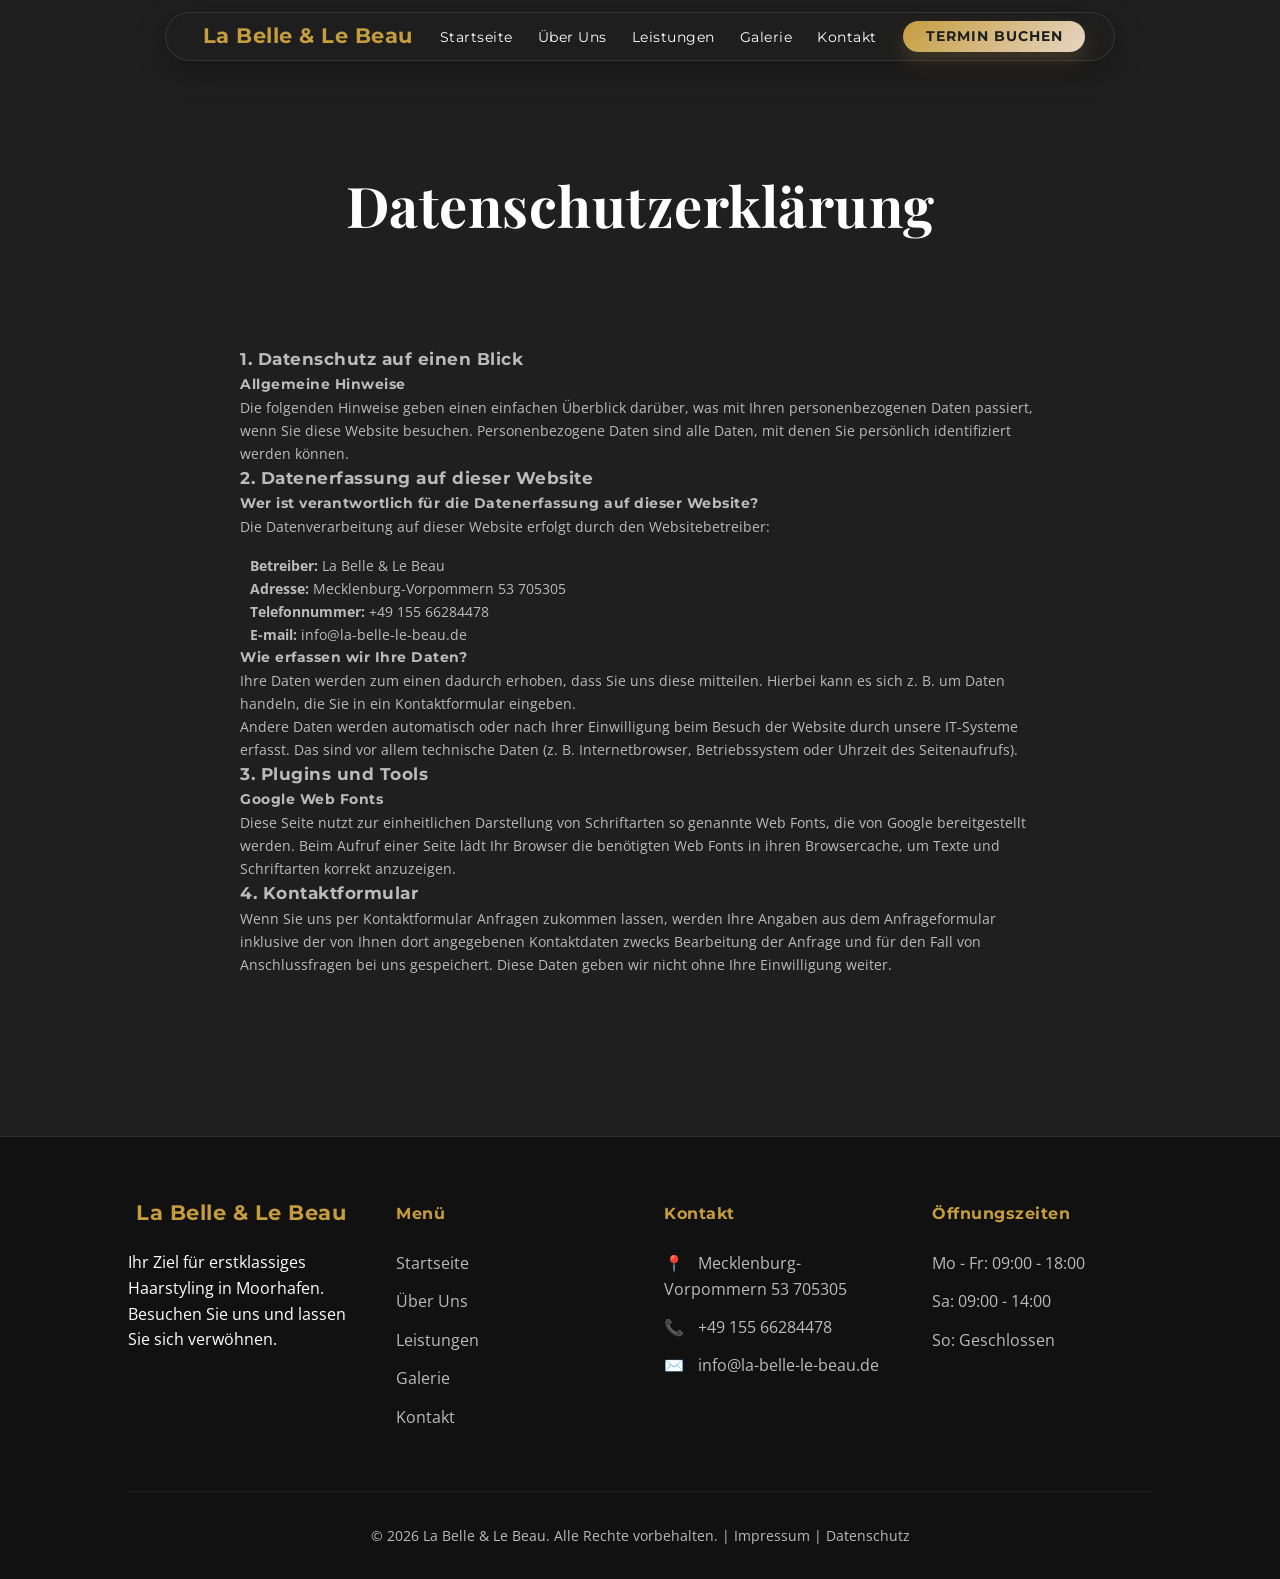
<file: datenschutz.html>
<!DOCTYPE html>
<html lang="de">

<head>
    <meta charset="UTF-8">
    <meta name="viewport" content="width=device-width, initial-scale=1.0">
    <title>Datenschutz - La Belle & Le Beau</title>

    <!-- Fonts -->
    <link rel="preconnect" href="https://fonts.googleapis.com">
    <link rel="preconnect" href="https://fonts.gstatic.com" crossorigin>
    <link
        href="https://fonts.googleapis.com/css2?family=Montserrat:wght@600;700&family=Open+Sans:wght@300;400;600&family=Playfair+Display:wght@700&display=swap"
        rel="stylesheet">

    <!-- Styles -->
    <link rel="stylesheet" href="css/styles.css">
    <link rel="icon" type="image/png" href="favicon.png">
</head>

<body>

    <header>
        <div class="logo">
            <i class="fas fa-scissors"></i>
            <span>La Belle & Le Beau</span>
        </div>
        <nav>
            <ul>
                <li><a href="index.html" class="nav-link">Startseite</a></li>
                <li><a href="ueber-uns.html" class="nav-link">Über Uns</a></li>
                <li><a href="leistungen.html" class="nav-link">Leistungen</a></li>
                <li><a href="galerie.html" class="nav-link">Galerie</a></li>
                <li><a href="kontakt.html" class="nav-link">Kontakt</a></li>
            </ul>
        </nav>
        <a href="kontakt.html" class="btn btn-gold btn-header">Termin buchen</a>
    </header>

    <main>
        <section style="padding-top: 10rem;">
            <div class="section-header">
                <h2>Datenschutzerklärung</h2>
            </div>
            <div style="max-width: 800px; margin: 0 auto; color: var(--text-gray); font-size: 0.9rem;">
                <h3>1. Datenschutz auf einen Blick</h3>
                <h4>Allgemeine Hinweise</h4>
                <p>Die folgenden Hinweise geben einen einfachen Überblick darüber, was mit Ihren personenbezogenen Daten
                    passiert, wenn Sie diese Website besuchen. Personenbezogene Daten sind alle Daten, mit denen Sie
                    persönlich identifiziert werden können.</p>

                <h3>2. Datenerfassung auf dieser Website</h3>
                <h4>Wer ist verantwortlich für die Datenerfassung auf dieser Website?</h4>
                <p>Die Datenverarbeitung auf dieser Website erfolgt durch den Websitebetreiber:</p>
                <p style="margin-top: 1rem;">
                    <i class="fas fa-building" style="margin-right: 10px; color: var(--accent-gold);"></i>
                    <strong>Betreiber:</strong> La Belle & Le Beau<br>
                    <i class="fas fa-map-marker-alt" style="margin-right: 10px; color: var(--accent-gold);"></i>
                    <strong>Adresse:</strong> Mecklenburg-Vorpommern 53 705305<br>
                    <i class="fas fa-phone-alt" style="margin-right: 10px; color: var(--accent-gold);"></i>
                    <strong>Telefonnummer:</strong> +49 155 66284478<br>
                    <i class="fas fa-envelope" style="margin-right: 10px; color: var(--accent-gold);"></i>
                    <strong>E-mail:</strong> info@la-belle-le-beau.de
                </p>

                <h4>Wie erfassen wir Ihre Daten?</h4>
                <p>Ihre Daten werden zum einen dadurch erhoben, dass Sie uns diese mitteilen. Hierbei kann es sich z. B.
                    um Daten handeln, die Sie in ein Kontaktformular eingeben.</p>
                <p>Andere Daten werden automatisch oder nach Ihrer Einwilligung beim Besuch der Website durch unsere
                    IT-Systeme erfasst. Das sind vor allem technische Daten (z. B. Internetbrowser, Betriebssystem oder
                    Uhrzeit des Seitenaufrufs).</p>

                <h3>3. Plugins und Tools</h3>
                <h4>Google Web Fonts</h4>
                <p>Diese Seite nutzt zur einheitlichen Darstellung von Schriftarten so genannte Web Fonts, die von
                    Google bereitgestellt werden. Beim Aufruf einer Seite lädt Ihr Browser die benötigten Web Fonts in
                    ihren Browsercache, um Texte und Schriftarten korrekt anzuzeigen.</p>

                <h3>4. Kontaktformular</h3>
                <p>Wenn Sie uns per Kontaktformular Anfragen zukommen lassen, werden Ihre Angaben aus dem
                    Anfrageformular inklusive der von Ihnen dort angegebenen Kontaktdaten zwecks Bearbeitung der Anfrage
                    und für den Fall von Anschlussfragen bei uns gespeichert. Diese Daten geben wir nicht ohne Ihre
                    Einwilligung weiter.</p>
            </div>
        </section>
    </main>

    <footer>
        <div class="footer-content">
            <div class="footer-col">
                <div class="logo" style="margin-bottom: 1.5rem;">
                    <i class="fas fa-scissors"></i>
                    <span>La Belle & Le Beau</span>
                </div>
                <p>Ihr Ziel für erstklassiges Haarstyling in Moorhafen. Besuchen Sie uns und lassen Sie sich verwöhnen.
                </p>
            </div>
            <div class="footer-col">
                <h4>Menü</h4>
                <ul>
                    <li><a href="index.html">Startseite</a></li>
                    <li><a href="ueber-uns.html">Über Uns</a></li>
                    <li><a href="leistungen.html">Leistungen</a></li>
                    <li><a href="galerie.html">Galerie</a></li>
                    <li><a href="kontakt.html">Kontakt</a></li>
                </ul>
            </div>
            <div class="footer-col">
                <h4>Kontakt</h4>
                <ul>
                    <li><span style="color: var(--accent-gold); margin-right: 10px;">📍</span> Mecklenburg-Vorpommern 53 705305</li>
                    <li><span style="color: var(--accent-gold); margin-right: 10px;">📞</span> +49 155 66284478</li>
                    <li><span style="color: var(--accent-gold); margin-right: 10px;">✉️</span> info@la-belle-le-beau.de
                    </li>
                </ul>
            </div>
            <div class="footer-col">
                <h4>Öffnungszeiten</h4>
                <ul>
                    <li>Mo - Fr: 09:00 - 18:00</li>
                    <li>Sa: 09:00 - 14:00</li>
                    <li>So: Geschlossen</li>
                </ul>
            </div>
        </div>
        <div class="footer-bottom">
            <p>&copy; 2026 La Belle & Le Beau. Alle Rechte vorbehalten. | <a href="impressum.html">Impressum</a> | <a
                    href="datenschutz.html">Datenschutz</a></p>
        </div>
    </footer>

</body>

</html>
</file>
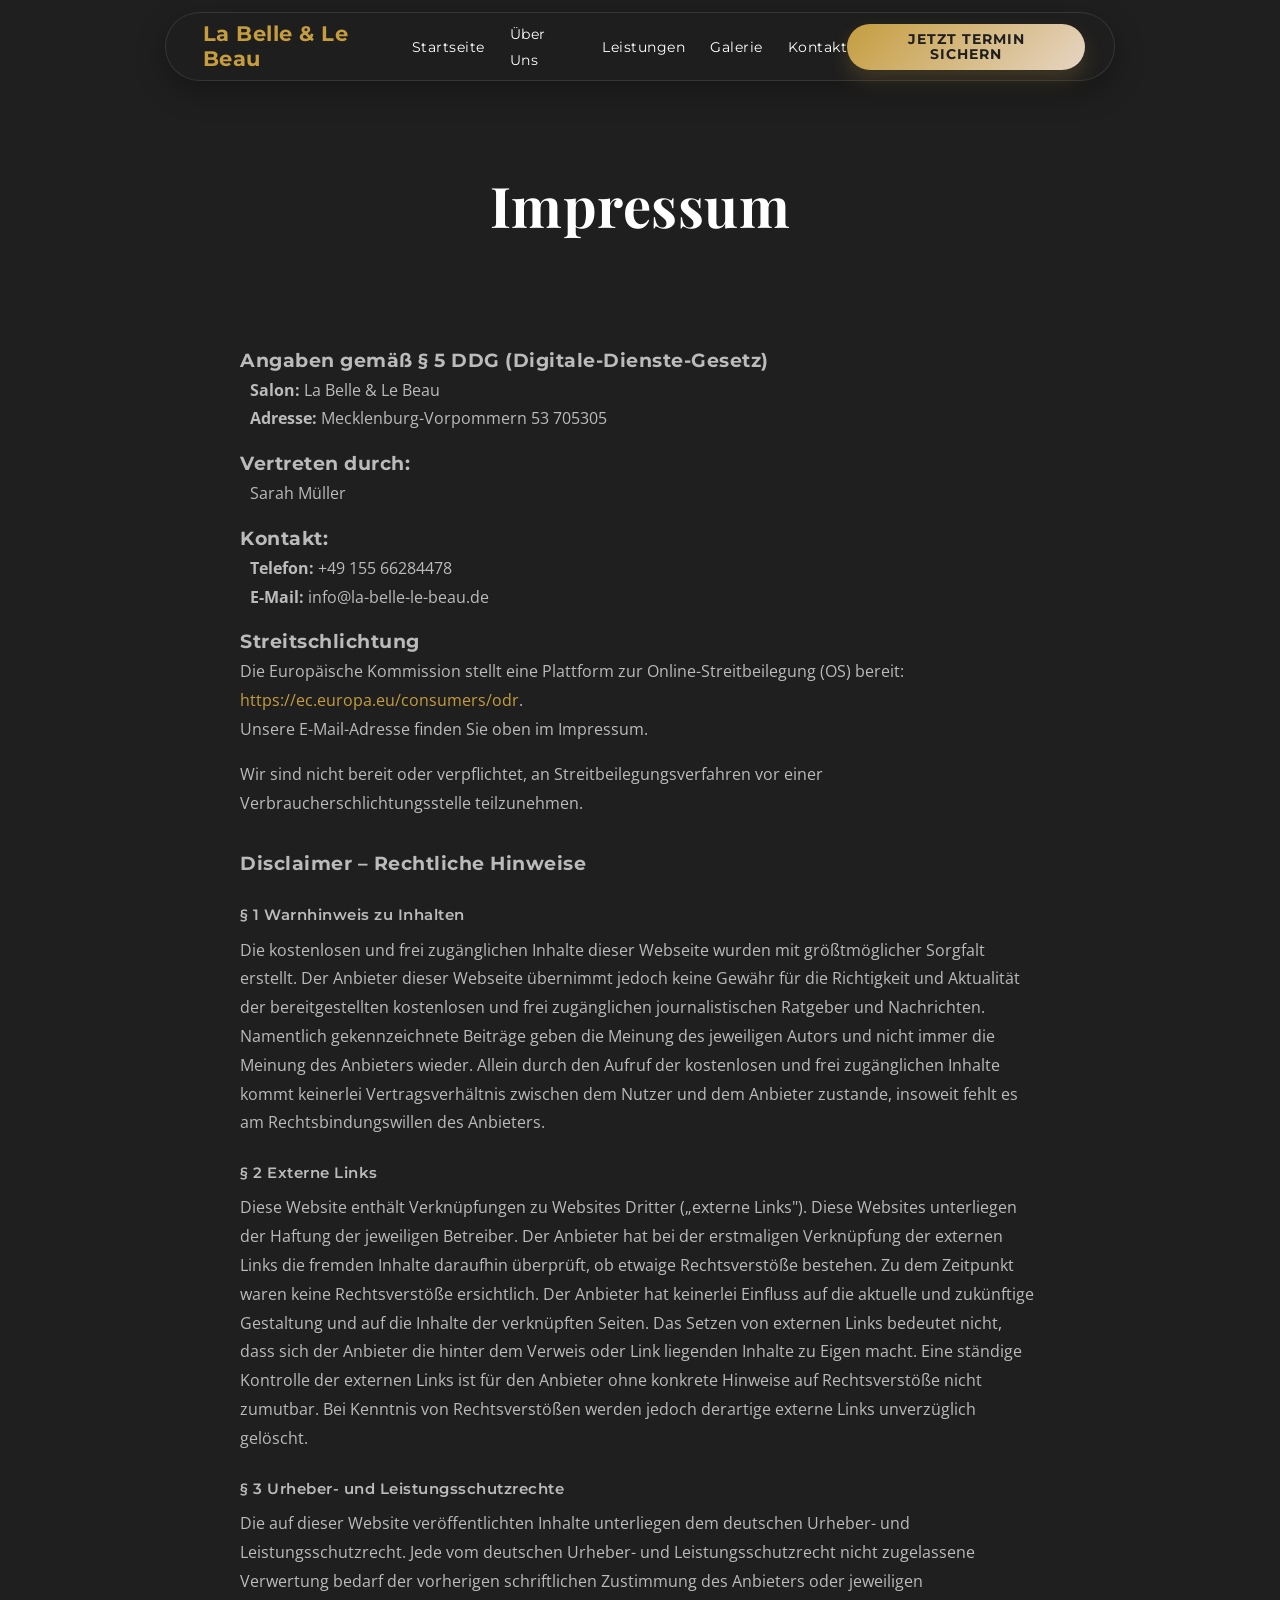
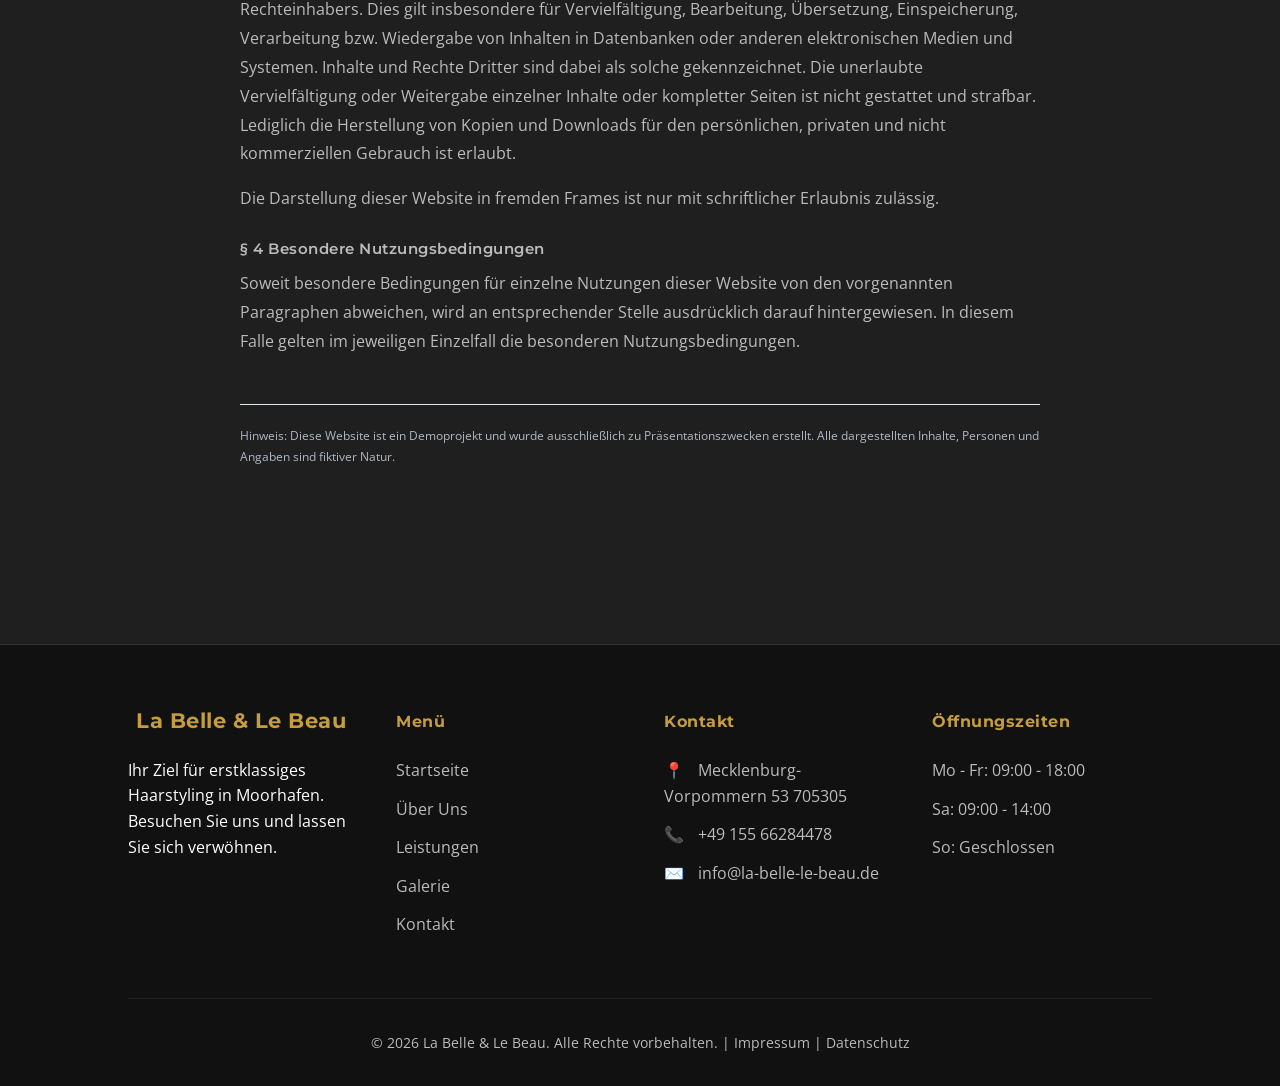
<file: impressum.html>
<!DOCTYPE html>
<html lang="de">
<head>
    <meta charset="UTF-8">
    <meta name="viewport" content="width=device-width, initial-scale=1.0">
    <title>Impressum - La Belle & Le Beau</title>
    <!-- Fonts -->
    <link rel="preconnect" href="https://fonts.googleapis.com">
    <link rel="preconnect" href="https://fonts.gstatic.com" crossorigin>
    <link
        href="https://fonts.googleapis.com/css2?family=Montserrat:wght@600;700&family=Open+Sans:wght@300;400;600&family=Playfair+Display:wght@700&display=swap"
        rel="stylesheet">
    <!-- Styles -->
    <link rel="stylesheet" href="css/styles.css">
    <link rel="icon" type="image/png" href="favicon.png">
    <style>
        .impressum-text h4 {
            margin-top: 1.5rem;
            margin-bottom: 0.5rem;
            font-size: 0.95rem;
            font-weight: 600;
            color: var(--text-gray);
        }
        .impressum-text p {
            margin-bottom: 1rem;
            line-height: 1.8;
        }
        .fictional-note {
            margin-top: 3rem;
            padding-top: 1.25rem;
            border-top: 1px solid #e2e8f0;
            font-size: 0.75rem;
            color: #b0b8c4;
            line-height: 1.6;
        }
    </style>
</head>
<body>
    <header>
        <div class="logo">
            <i class="fas fa-scissors"></i>
            <span>La Belle & Le Beau</span>
        </div>
        <nav>
            <ul>
                <li><a href="index.html" class="nav-link">Startseite</a></li>
                <li><a href="ueber-uns.html" class="nav-link">Über Uns</a></li>
                <li><a href="leistungen.html" class="nav-link">Leistungen</a></li>
                <li><a href="galerie.html" class="nav-link">Galerie</a></li>
                <li><a href="kontakt.html" class="nav-link">Kontakt</a></li>
            </ul>
        </nav>
        <a href="kontakt.html" class="btn btn-gold btn-header">Jetzt Termin Sichern</a>
    </header>

    <main>
        <section style="padding-top: 10rem;">
            <div class="section-header">
                <h2>Impressum</h2>
            </div>
            <div class="impressum-text" style="max-width: 800px; margin: 0 auto; color: var(--text-gray);">

                <h3>Angaben gemäß § 5 DDG (Digitale-Dienste-Gesetz)</h3>
                <p>
                    <i class="fas fa-building" style="margin-right: 10px; color: var(--accent-gold);"></i>
                    <strong>Salon:</strong> La Belle & Le Beau<br>
                    <i class="fas fa-map-marker-alt" style="margin-right: 10px; color: var(--accent-gold);"></i>
                    <strong>Adresse:</strong> Mecklenburg-Vorpommern 53 705305
                </p>

                <h3>Vertreten durch:</h3>
                <p>
                    <i class="fas fa-user" style="margin-right: 10px; color: var(--accent-gold);"></i>
                    Sarah Müller
                </p>

                <h3>Kontakt:</h3>
                <p>
                    <i class="fas fa-phone-alt" style="margin-right: 10px; color: var(--accent-gold);"></i>
                    <strong>Telefon:</strong> +49 155 66284478<br>
                    <i class="fas fa-envelope" style="margin-right: 10px; color: var(--accent-gold);"></i>
                    <strong>E-Mail:</strong> info@la-belle-le-beau.de<br>
                </p>

                <h3>Streitschlichtung</h3>
                <p>Die Europäische Kommission stellt eine Plattform zur Online-Streitbeilegung (OS) bereit: <a
                        href="https://ec.europa.eu/consumers/odr"
                        style="color: var(--accent-gold);">https://ec.europa.eu/consumers/odr</a>.<br>
                    Unsere E-Mail-Adresse finden Sie oben im Impressum.</p>
                <p>Wir sind nicht bereit oder verpflichtet, an Streitbeilegungsverfahren vor einer
                    Verbraucherschlichtungsstelle teilzunehmen.</p>

                <h3 style="margin-top: 2rem;">Disclaimer – Rechtliche Hinweise</h3>

                <h4>§ 1 Warnhinweis zu Inhalten</h4>
                <p>Die kostenlosen und frei zugänglichen Inhalte dieser Webseite wurden mit größtmöglicher Sorgfalt erstellt. Der Anbieter dieser Webseite übernimmt jedoch keine Gewähr für die Richtigkeit und Aktualität der bereitgestellten kostenlosen und frei zugänglichen journalistischen Ratgeber und Nachrichten. Namentlich gekennzeichnete Beiträge geben die Meinung des jeweiligen Autors und nicht immer die Meinung des Anbieters wieder. Allein durch den Aufruf der kostenlosen und frei zugänglichen Inhalte kommt keinerlei Vertragsverhältnis zwischen dem Nutzer und dem Anbieter zustande, insoweit fehlt es am Rechtsbindungswillen des Anbieters.</p>

                <h4>§ 2 Externe Links</h4>
                <p>Diese Website enthält Verknüpfungen zu Websites Dritter („externe Links"). Diese Websites unterliegen der Haftung der jeweiligen Betreiber. Der Anbieter hat bei der erstmaligen Verknüpfung der externen Links die fremden Inhalte daraufhin überprüft, ob etwaige Rechtsverstöße bestehen. Zu dem Zeitpunkt waren keine Rechtsverstöße ersichtlich. Der Anbieter hat keinerlei Einfluss auf die aktuelle und zukünftige Gestaltung und auf die Inhalte der verknüpften Seiten. Das Setzen von externen Links bedeutet nicht, dass sich der Anbieter die hinter dem Verweis oder Link liegenden Inhalte zu Eigen macht. Eine ständige Kontrolle der externen Links ist für den Anbieter ohne konkrete Hinweise auf Rechtsverstöße nicht zumutbar. Bei Kenntnis von Rechtsverstößen werden jedoch derartige externe Links unverzüglich gelöscht.</p>

                <h4>§ 3 Urheber- und Leistungsschutzrechte</h4>
                <p>Die auf dieser Website veröffentlichten Inhalte unterliegen dem deutschen Urheber- und Leistungsschutzrecht. Jede vom deutschen Urheber- und Leistungsschutzrecht nicht zugelassene Verwertung bedarf der vorherigen schriftlichen Zustimmung des Anbieters oder jeweiligen Rechteinhabers. Dies gilt insbesondere für Vervielfältigung, Bearbeitung, Übersetzung, Einspeicherung, Verarbeitung bzw. Wiedergabe von Inhalten in Datenbanken oder anderen elektronischen Medien und Systemen. Inhalte und Rechte Dritter sind dabei als solche gekennzeichnet. Die unerlaubte Vervielfältigung oder Weitergabe einzelner Inhalte oder kompletter Seiten ist nicht gestattet und strafbar. Lediglich die Herstellung von Kopien und Downloads für den persönlichen, privaten und nicht kommerziellen Gebrauch ist erlaubt.</p>
                <p>Die Darstellung dieser Website in fremden Frames ist nur mit schriftlicher Erlaubnis zulässig.</p>

                <h4>§ 4 Besondere Nutzungsbedingungen</h4>
                <p>Soweit besondere Bedingungen für einzelne Nutzungen dieser Website von den vorgenannten Paragraphen abweichen, wird an entsprechender Stelle ausdrücklich darauf hintergewiesen. In diesem Falle gelten im jeweiligen Einzelfall die besonderen Nutzungsbedingungen.</p>

                <!-- Subtle fictional notice -->
                <p class="fictional-note">
                    Hinweis: Diese Website ist ein Demoprojekt und wurde ausschließlich zu Präsentationszwecken erstellt. Alle dargestellten Inhalte, Personen und Angaben sind fiktiver Natur.
                </p>

            </div>
        </section>
    </main>

    <footer>
        <div class="footer-content">
            <div class="footer-col">
                <div class="logo" style="margin-bottom: 1.5rem;">
                    <i class="fas fa-scissors"></i>
                    <span>La Belle & Le Beau</span>
                </div>
                <p>Ihr Ziel für erstklassiges Haarstyling in Moorhafen. Besuchen Sie uns und lassen Sie sich verwöhnen.</p>
            </div>
            <div class="footer-col">
                <h4>Menü</h4>
                <ul>
                    <li><a href="index.html">Startseite</a></li>
                    <li><a href="ueber-uns.html">Über Uns</a></li>
                    <li><a href="leistungen.html">Leistungen</a></li>
                    <li><a href="galerie.html">Galerie</a></li>
                    <li><a href="kontakt.html">Kontakt</a></li>
                </ul>
            </div>
            <div class="footer-col">
                <h4>Kontakt</h4>
                <ul>
                    <li><span style="color: var(--accent-gold); margin-right: 10px;">📍</span> Mecklenburg-Vorpommern 53 705305</li>
                    <li><span style="color: var(--accent-gold); margin-right: 10px;">📞</span> +49 155 66284478</li>
                    <li><span style="color: var(--accent-gold); margin-right: 10px;">✉️</span> info@la-belle-le-beau.de</li>
                </ul>
            </div>
            <div class="footer-col">
                <h4>Öffnungszeiten</h4>
                <ul>
                    <li>Mo - Fr: 09:00 - 18:00</li>
                    <li>Sa: 09:00 - 14:00</li>
                    <li>So: Geschlossen</li>
                </ul>
            </div>
        </div>
        <div class="footer-bottom">
            <p>&copy; 2026 La Belle & Le Beau. Alle Rechte vorbehalten. | <a href="impressum.html">Impressum</a> | <a
                    href="datenschutz.html">Datenschutz</a></p>
        </div>
    </footer>
</body>
</html>
</file>
<file: css/styles.css>
@import url('https://fonts.googleapis.com/css2?family=Montserrat:wght@600;700&family=Open+Sans:wght@300;400;600&family=Playfair+Display:wght@700&display=swap');

:root {
    --primary-bg: #1f1f1f;
    --card-bg: #2a2a2a;
    --accent-gold: #c59d3f;
    --accent-gold-light: #e6d5c3;
    --gold-gradient: linear-gradient(135deg, #c59d3f, #e6d5c3);
    --text-white: #ffffff;
    --text-beige: #e6d5c3;
    --text-dark: #1f1f1f;
    --text-gray: #bbb;
    --serif-font: 'Playfair Display', serif;
    --sans-font: 'Montserrat', sans-serif;
    --body-font: 'Open Sans', sans-serif;
    --transition: all 0.35s ease;
}

body {
    font-family: var(--body-font);
    background-color: var(--primary-bg);
    color: var(--text-white);
    line-height: 1.6;
    overflow-x: hidden;
}

.highlight {
    color: var(--accent-gold);
}

h1,
h2,
h3,
h4,
.nav-link,
.btn,
.logo {
    font-family: var(--sans-font);
    letter-spacing: 0.5px;
}

* {
    margin: 0;
    padding: 0;
    box-sizing: border-box;
}

a {
    text-decoration: none;
    color: inherit;
    transition: var(--transition);
}

/* Button & CTA Styles */
.btn {
    display: inline-block;
    padding: 1.1rem 2.8rem;
    font-size: 1rem;
    font-weight: 700;
    text-transform: uppercase;
    letter-spacing: 1px;
    border-radius: 50px;
    transition: var(--transition);
    cursor: pointer;
    border: none;
    font-family: var(--sans-font);
    text-align: center;
}

.btn-gold {
    background: var(--gold-gradient);
    color: var(--text-dark);
    box-shadow: 0 10px 20px rgba(197, 157, 63, 0.2);
}

.btn-gold:hover {
    transform: translateY(-3px);
    box-shadow: 0 15px 30px rgba(197, 157, 63, 0.4);
}

.btn-outline {
    background: transparent;
    border: 2px solid var(--accent-gold);
    color: var(--accent-gold);
}

.btn-outline:hover {
    background: var(--accent-gold);
    color: var(--text-dark);
    transform: translateY(-3px);
}

.btn-dynamic {
    min-width: 280px;
    position: relative;
    overflow: hidden;
}

#cta-text {
    transition: opacity 0.5s ease;
}

.text-fade-out {
    opacity: 0;
}

ul {
    list-style: none;
}

/* Header & Nav */
header {
    position: fixed;
    top: 0.75rem;
    left: 50%;
    transform: translateX(-50%);
    width: 80%;
    max-width: 950px;
    background: rgba(31, 31, 31, 0.85);
    backdrop-filter: blur(12px);
    -webkit-backdrop-filter: blur(12px);
    padding: 0.5rem 1.8rem;
    border-radius: 100px;
    display: flex;
    justify-content: space-between;
    align-items: center;
    z-index: 1000;
    border: 1px solid rgba(255, 255, 255, 0.1);
    box-shadow: 0 10px 30px rgba(0, 0, 0, 0.3);
    transition: var(--transition);
}

.btn-header {
    padding: 0.5rem 1.4rem;
    font-size: 0.85rem;
    line-height: 1.1;
}

.logo {
    font-size: 1.3rem;
    font-weight: 700;
    color: var(--accent-gold);
    display: flex;
    align-items: center;
    gap: 8px;
    line-height: 1.2;
}

nav ul {
    display: flex;
    gap: 25px;
    align-items: center;
}

.nav-link {
    font-size: 0.85rem;
    line-height: 1.2;
    transition: var(--transition);
}

.nav-right {
    display: flex;
    align-items: center;
    margin-left: 2.5rem; /* Abstand zwischen Kontakt und Jetzt Termin Sichern */
}

.nav-toggle {
    display: none; /* Hidden on desktop */
    font-size: 1.15rem;
    cursor: pointer;
    color: var(--accent-gold);
    width: 36px;
    height: 36px;
    align-items: center;
    justify-content: center;
    border-radius: 50%;
    border: 1px solid rgba(197, 157, 63, 0.3);
    transition: var(--transition);
}

nav ul li a:hover {
    color: var(--accent-gold);
}

.nav-link.active {
    color: var(--accent-gold);
}

/* Hero Section */
.hero {
    height: 100vh;
    background: linear-gradient(rgba(0, 0, 0, 0.6), rgba(0, 0, 0, 0.6)), url('https://images.unsplash.com/photo-1712641966810-611ff1503c6d?q=80&w=1130&auto=format&fit=crop&ixlib=rb-4.1.0&ixid=M3wxMjA3fDB8MHxwaG90by1wYWdlfHx8fGVufDB8fHx8fA%3D%3D');
    background-size: cover;
    background-position: center;
    display: flex;
    align-items: center;
    justify-content: center;
    text-align: center;
    padding: 0 5%;
}

.hero-tagline {
    display: block;
    color: var(--accent-gold);
    text-transform: uppercase;
    letter-spacing: 4px;
    font-size: 0.9rem;
    font-weight: 700;
    margin-bottom: 1rem;
    animation: fadeInUp 0.8s ease;
}

.hero-content h1 {
    font-size: 5rem;
    margin-bottom: 1.5rem;
    font-family: var(--serif-font);
    line-height: 1.1;
    animation: fadeInUp 1s ease;
    word-wrap: break-word; /* Prevent overflow on extra small screens */
}

.hero-content p {
    font-size: 1.3rem;
    color: var(--accent-gold-light);
    margin-bottom: 3rem;
    max-width: 800px;
    margin-left: auto;
    margin-right: auto;
    animation: fadeInUp 1.2s ease;
}

/* Creative About Section */
.about-creative {
    padding: 12rem 10% 5rem 10%;
    background-color: var(--primary-bg);
    position: relative;
    overflow: hidden;
}

.about-container {
    max-width: 1200px;
    margin: 0 auto;
    display: flex;
    align-items: center;
    gap: 4rem;
    position: relative;
}

.about-image-wrapper {
    flex: 1.2;
    position: relative;
    padding-right: 2rem;
}

.about-img-main {
    position: relative;
    z-index: 2;
}

.about-img-main img {
    width: 100%;
    border-radius: 20px;
    display: block;
    box-shadow: 0 40px 80px rgba(0, 0, 0, 0.6);
}

.about-img-deco {
    position: absolute;
    top: -30px;
    left: -30px;
    width: 100%;
    height: 100%;
    border: 2px solid var(--accent-gold);
    border-radius: 20px;
    z-index: 1;
}

.about-experience {
    position: absolute;
    bottom: -20px;
    left: -40px;
    background: var(--gold-gradient);
    color: var(--text-dark);
    padding: 1.5rem 2.5rem;
    border-radius: 15px;
    z-index: 3;
    display: flex;
    flex-direction: column;
    box-shadow: 0 20px 40px rgba(0, 0, 0, 0.3);
}

.about-experience .year {
    font-size: 2rem;
    font-weight: 800;
    font-family: var(--sans-font);
}

.about-experience .label {
    font-size: 0.8rem;
    font-weight: 700;
    text-transform: uppercase;
    letter-spacing: 1px;
}

.about-content-box {
    flex: 1;
    background: rgba(42, 42, 42, 0.7);
    backdrop-filter: blur(20px);
    -webkit-backdrop-filter: blur(20px);
    padding: 4rem;
    border-radius: 30px;
    margin-left: -10rem;
    position: relative;
    z-index: 4;
    border: 1px solid rgba(255, 255, 255, 0.1);
    box-shadow: 0 30px 60px rgba(0, 0, 0, 0.4);
}

.creative-title {
    font-size: 3.5rem;
    line-height: 1.2;
    margin-bottom: 2rem;
    font-family: var(--serif-font);
}

.highlight-text {
    color: var(--accent-gold);
    position: relative;
    display: inline-block;
}

.highlight-text::after {
    content: "";
    position: absolute;
    bottom: 5px;
    left: 0;
    width: 100%;
    height: 8px;
    background: rgba(197, 157, 63, 0.2);
    z-index: -1;
}

.lead-text {
    font-size: 1.2rem;
    font-weight: 600;
    color: var(--text-white);
    margin-bottom: 1.5rem;
}

.about-content-box p {
    color: var(--text-gray);
    margin-bottom: 2rem;
    line-height: 1.8;
}

.about-features {
    display: grid;
    grid-template-columns: 1fr 1fr;
    gap: 1.5rem;
    margin-bottom: 3rem;
}

.feature {
    display: flex;
    align-items: center;
    gap: 10px;
    font-size: 0.95rem;
    color: var(--text-beige);
    font-weight: 600;
}

.feature i {
    color: var(--accent-gold);
}

.creative-btn {
    margin-left: 0 !important;
    padding: 1.2rem 3rem !important;
}

/* Section General */
section {
    padding: 10rem 10%;
}

.section-tagline {
    display: block;
    color: var(--accent-gold);
    text-transform: uppercase;
    letter-spacing: 3px;
    font-weight: 700;
    font-size: 0.85rem;
    margin-bottom: 1rem;
}

.section-header {
    text-align: center;
    margin-bottom: 6rem;
}

.section-header h2 {
    font-size: 3.5rem;
    color: var(--text-white);
    margin-bottom: 1.5rem;
    font-family: var(--serif-font);
}

.section-header p {
    color: var(--text-gray);
    max-width: 700px;
    margin: 0 auto;
    font-size: 1.1rem;
}

/* Showcase Section */
.showcase {
    padding-top: 5rem;
    padding-bottom: 5rem;
}

.showcase-grid {
    display: grid;
    grid-template-columns: repeat(3, 1fr);
    gap: 2.5rem;
}

.showcase-card {
    background: var(--card-bg);
    border-radius: 20px;
    overflow: hidden;
    transition: var(--transition);
    border: 1px solid rgba(255, 255, 255, 0.05);
}

.showcase-card:hover {
    transform: translateY(-15px);
    border-color: var(--accent-gold);
    box-shadow: 0 20px 40px rgba(0, 0, 0, 0.4);
}

.showcase-img {
    position: relative;
    height: 300px;
    overflow: hidden;
}

.showcase-img img {
    width: 100%;
    height: 100%;
    object-fit: cover;
    transition: transform 0.8s ease;
}

.showcase-card:hover .showcase-img img {
    transform: scale(1.1);
}

.showcase-overlay {
    position: absolute;
    top: 20px;
    right: 20px;
    background: var(--gold-gradient);
    color: var(--text-dark);
    padding: 8px 15px;
    border-radius: 30px;
    font-weight: 700;
    font-size: 0.9rem;
    box-shadow: 0 5px 15px rgba(197, 157, 63, 0.3);
}

.showcase-info {
    padding: 2.5rem;
}

.showcase-info h4 {
    font-size: 1.5rem;
    margin-bottom: 1rem;
    color: var(--accent-gold);
}

.showcase-info p {
    color: var(--text-gray);
    margin-bottom: 1.5rem;
    font-size: 1rem;
}

.text-link {
    color: var(--accent-gold);
    font-weight: 600;
    display: flex;
    align-items: center;
    gap: 8px;
    transition: var(--transition);
}

.text-link i {
    font-size: 0.8rem;
    transition: transform 0.3s ease;
}

.text-link:hover i {
    transform: translateX(5px);
}

/* Premium Experience Section */
.premium-experience {
    background-color: #1a1a1a;
    padding: 5rem 10% 5rem 10%;
}

.experience-grid {
    display: grid;
    grid-template-columns: repeat(3, 1fr);
    grid-auto-rows: minmax(280px, auto);
    gap: 2rem;
}

.experience-card {
    background: var(--card-bg);
    border-radius: 25px;
    padding: 3rem;
    position: relative;
    overflow: hidden;
    border: 1px solid rgba(255, 255, 255, 0.05);
    transition: var(--transition);
    display: flex;
    flex-direction: column;
    justify-content: center;
}

.experience-card.card-large {
    grid-column: span 2;
    grid-row: span 2;
    padding: 0;
    display: block;
}

.experience-card.card-large .card-bg-img {
    position: absolute;
    top: 0;
    left: 0;
    width: 100%;
    height: 100%;
    background-size: cover;
    background-position: center;
    filter: brightness(0.4);
    transition: transform 0.8s ease;
}

.experience-card.card-large:hover .card-bg-img {
    transform: scale(1.05);
}

.experience-card.card-large .card-content {
    position: relative;
    z-index: 2;
    height: 100%;
    padding: 4rem;
    display: flex;
    flex-direction: column;
    justify-content: flex-end;
}

.experience-card:not(.card-large):hover {
    transform: translateY(-10px);
    border-color: var(--accent-gold);
    box-shadow: 0 20px 40px rgba(0, 0, 0, 0.3);
}

.experience-card.card-accent {
    background: var(--gold-gradient);
    border: none;
}

.experience-card.card-accent .card-content {
    color: var(--text-dark);
}

.experience-card.card-accent i,
.experience-card.card-accent h4,
.experience-card.card-accent p {
    color: var(--text-dark);
}

.experience-card i {
    font-size: 2.5rem;
    color: var(--accent-gold);
    margin-bottom: 2rem;
}

.experience-card h4 {
    font-size: 1.6rem;
    margin-bottom: 1rem;
    color: var(--text-white);
    font-family: var(--serif-font);
}

.experience-card p {
    color: var(--text-gray);
    line-height: 1.7;
    font-size: 1rem;
}

.experience-card.card-large h4 {
    font-size: 3rem;
    margin-bottom: 1.5rem;
}

.experience-card.card-large p {
    font-size: 1.2rem;
    max-width: 600px;
    color: var(--text-beige);
}

.card-footer {
    margin-top: 2.5rem;
}

.badge {
    display: inline-block;
    background: var(--accent-gold);
    color: var(--text-dark);
    padding: 10px 20px;
    border-radius: 50px;
    font-weight: 700;
    font-size: 0.9rem;
    text-transform: uppercase;
    letter-spacing: 1px;
}

@media (max-width: 1024px) {
    .experience-grid {
        grid-template-columns: repeat(2, 1fr);
    }

    .experience-card.card-large {
        grid-column: span 2;
    }
}

@media (max-width: 768px) {
    .experience-grid {
        grid-template-columns: 1fr;
    }

    .experience-card.card-large {
        grid-column: span 1;
        grid-row: span 1;
    }

    .experience-card.card-large .card-content {
        padding: 3rem;
    }

    .experience-card.card-large h4 {
        font-size: 2rem;
    }
}

/* Testimonials Section */
.testimonials {
    background-color: var(--primary-bg);
    padding-top: 5rem;
}

.testimonials-grid {
    display: grid;
    grid-template-columns: repeat(3, 1fr);
    gap: 3rem;
}

.testimonial-card {
    background: var(--card-bg);
    padding: 3.5rem 2.5rem;
    border-radius: 20px;
    position: relative;
    border: 1px solid rgba(255, 255, 255, 0.05);
    transition: var(--transition);
}

.testimonial-card:hover {
    border-color: var(--accent-gold);
    transform: translateY(-10px);
}

.quote-icon {
    font-size: 2.5rem;
    color: var(--accent-gold);
    margin-bottom: 1.5rem;
    opacity: 0.5;
}

.testimonial-card p {
    font-style: italic;
    color: var(--text-beige);
    font-size: 1.1rem;
    line-height: 1.8;
    margin-bottom: 2rem;
}

.testimonial-user {
    display: flex;
    align-items: center;
    gap: 15px;
}

.user-info strong {
    display: block;
    color: var(--text-white);
    font-size: 1.1rem;
}

.user-info span {
    font-size: 0.85rem;
    color: var(--accent-gold);
    text-transform: uppercase;
    letter-spacing: 1px;
}

/* Creative Values Section */
.values-creative {
    padding: 5rem 10% 10rem 10%;
    background-color: var(--primary-bg);
}

.values-grid-creative {
    display: grid;
    grid-template-columns: repeat(2, 1fr);
    gap: 3rem;
    max-width: 1100px;
    margin: 4rem auto 0;
}

.value-card {
    background: var(--card-bg);
    padding: 4rem 3rem;
    border-radius: 30px;
    position: relative;
    overflow: hidden;
    border: 1px solid rgba(255, 255, 255, 0.05);
    transition: var(--transition);
}

.value-card:nth-child(even) {
    transform: translateY(40px);
}

.value-icon-bg {
    position: absolute;
    top: -20px;
    right: -20px;
    font-size: 12rem;
    color: rgba(197, 157, 63, 0.03);
    z-index: 1;
    transform: rotate(-15deg);
    pointer-events: none;
}

.value-content {
    position: relative;
    z-index: 2;
}

.main-icon {
    font-size: 2.5rem;
    color: var(--accent-gold);
    margin-bottom: 2rem;
    display: block;
}

.value-card h4 {
    font-size: 1.8rem;
    margin-bottom: 1.2rem;
    font-family: var(--serif-font);
    color: var(--text-white);
}

.value-card p {
    color: var(--text-gray);
    line-height: 1.8;
    font-size: 1.05rem;
}

.value-card:hover {
    transform: translateY(-5px) scale(1.02);
    border-color: var(--accent-gold);
    box-shadow: 0 30px 60px rgba(0, 0, 0, 0.4);
}

.value-card:nth-child(even):hover {
    transform: translateY(35px) scale(1.02);
}

@media (max-width: 900px) {
    .values-grid-creative {
        grid-template-columns: 1fr;
        gap: 2rem;
    }

    .value-card:nth-child(even) {
        transform: translateY(0);
    }

    .value-card:nth-child(even):hover {
        transform: translateY(-5px) scale(1.02);
    }
}

/* CTA Section */
.cta-section {
    background: linear-gradient(rgba(0, 0, 0, 0.8), rgba(0, 0, 0, 0.8)), url('../images/photo-1711504040144-d68ce9e30cbe.avif');
    background-attachment: fixed;
    background-size: cover;
    background-position: center;
    text-align: center;
    padding: 10rem 10%;
}

.cta-section h2 {
    font-size: 4rem;
    font-family: var(--serif-font);
    margin-bottom: 2rem;
}

/* Footer */
footer {
    padding: 4rem 10% 2rem;
    background-color: #111;
    border-top: 1px solid #333;
}

.footer-content {
    display: grid;
    grid-template-columns: repeat(auto-fit, minmax(200px, 1fr));
    gap: 3rem;
    margin-bottom: 3rem;
}

.footer-col h4 {
    color: var(--accent-gold);
    margin-bottom: 1.5rem;
}

.footer-col ul li {
    margin-bottom: 0.8rem;
    color: var(--text-gray);
}

.footer-bottom {
    text-align: center;
    padding-top: 2rem;
    border-top: 1px solid rgba(255, 255, 255, 0.05);
    color: var(--text-gray);
    font-size: 0.9rem;
}

/* Team Section */
.team-section {
    padding-top: 5rem;
    padding-bottom: 5rem;
}

.team-grid {
    display: grid;
    grid-template-columns: repeat(3, 1fr);
    gap: 3rem;
    margin-top: 3rem;
}

.team-card {
    text-align: center;
}

.team-card img {
    width: 250px;
    height: 250px;
    object-fit: cover;
    border-radius: 50%;
    border: 3px solid var(--accent-gold);
    margin-bottom: 1.5rem;
    transition: var(--transition);
}

.team-card:hover img {
    transform: scale(1.05);
}

.team-card h4 {
    font-size: 1.5rem;
    margin-bottom: 0.5rem;
}

.team-card p {
    color: var(--accent-gold);
    font-weight: 600;
    margin-bottom: 1rem;
}

/* Services & Pricing */
.services-container {
    display: flex;
    flex-direction: column;
    gap: 4rem;
}

.service-category {
    padding: 3rem;
    border-radius: 20px;
    background: transparent;
}

.category-title {
    display: flex;
    align-items: center;
    gap: 15px;
    margin-bottom: 2rem;
    color: var(--accent-gold);
}

.category-title i {
    font-size: 2rem;
}

.service-card {
    display: flex;
    justify-content: space-between;
    align-items: center;
    background: var(--card-bg);
    padding: 22px 25px;
    border-radius: 14px;
    margin-bottom: 18px;
    transition: var(--transition);
    border: 1px solid rgba(255, 255, 255, 0.05);
    position: relative;
    overflow: hidden;
}

.service-card::before {
    content: "";
    position: absolute;
    left: 0;
    top: 0;
    height: 100%;
    width: 4px;
    background: linear-gradient(180deg, var(--accent-gold), var(--accent-gold-light));
}

.service-card:hover {
    transform: translateY(-4px);
    box-shadow: 0 10px 30px rgba(197, 157, 63, 0.15);
    border: 1px solid var(--accent-gold);
}

.service-info h3 {
    margin: 0;
    font-size: 1.15rem;
    font-family: var(--sans-font);
    color: var(--text-white);
}

.service-info p {
    margin: 6px 0 0;
    font-size: 0.9rem;
    color: var(--text-gray);
}

.service-price {
    font-size: 15px;
    font-weight: bold;
    color: var(--text-dark);
    background: var(--gold-gradient);
    padding: 10px 18px;
    border-radius: 30px;
    box-shadow: 0 4px 15px rgba(197, 157, 63, 0.3);
    min-width: 90px;
    text-align: center;
    font-family: var(--sans-font);
}

/* Gallery Section */
.gallery-grid {
    display: grid;
    grid-template-columns: repeat(auto-fit, minmax(300px, 1fr));
    gap: 1.5rem;
}

.gallery-item {
    position: relative;
    overflow: hidden;
    border-radius: 15px;
    height: 400px;
}

.gallery-item img {
    width: 100%;
    height: 100%;
    object-fit: cover;
    transition: var(--transition);
}

.gallery-overlay {
    position: absolute;
    top: 0;
    left: 0;
    width: 100%;
    height: 100%;
    background: rgba(0, 0, 0, 0.7);
    display: flex;
    flex-direction: column;
    align-items: center;
    justify-content: center;
    opacity: 0;
    transition: var(--transition);
    padding: 2rem;
    text-align: center;
}

.gallery-item:hover .gallery-overlay {
    opacity: 1;
}

.gallery-item:hover img {
    transform: scale(1.1);
}

.gallery-overlay h4 {
    color: var(--accent-gold);
    margin-bottom: 0.5rem;
}

/* Contact Section */
/* Creative Contact Section */
.contact-section {
    position: relative;
    background: radial-gradient(circle at top right, rgba(197, 157, 63, 0.05), transparent),
        radial-gradient(circle at bottom left, rgba(197, 157, 63, 0.05), transparent);
}

.contact-container {
    display: grid;
    grid-template-columns: 1fr 1.2fr;
    gap: 6rem;
    align-items: center;
}

.contact-info-col {
    display: flex;
    flex-direction: column;
    gap: 3rem;
}

.contact-info-col h3 {
    font-size: 3rem;
    font-family: var(--serif-font);
    margin-bottom: 1.5rem;
    color: var(--text-white);
}

.info-item {
    display: flex;
    gap: 25px;
    align-items: center;
    padding: 2rem;
    background: rgba(255, 255, 255, 0.03);
    border-radius: 20px;
    border: 1px solid rgba(255, 255, 255, 0.05);
    transition: var(--transition);
}

.info-item:hover {
    background: rgba(197, 157, 63, 0.05);
    border-color: var(--accent-gold);
    transform: translateX(10px);
}

.info-item i {
    font-size: 2rem;
    color: var(--accent-gold);
}

.info-item h4 {
    font-size: 1.2rem;
    color: var(--accent-gold);
    margin-bottom: 5px;
}

.info-item p {
    color: var(--text-gray);
    margin: 0;
}

/* Glassmorphism Form */
.contact-form-col {
    position: relative;
}

.contact-form-col::before {
    content: "";
    position: absolute;
    top: -20px;
    right: -20px;
    width: 100px;
    height: 100px;
    background: var(--gold-gradient);
    filter: blur(50px);
    opacity: 0.2;
    z-index: -1;
}

.contact-form {
    background: rgba(42, 42, 42, 0.6);
    backdrop-filter: blur(20px);
    -webkit-backdrop-filter: blur(20px);
    padding: 4rem;
    border-radius: 30px;
    border: 1px solid rgba(255, 255, 255, 0.1);
    box-shadow: 0 40px 80px rgba(0, 0, 0, 0.5);
}

.form-group {
    margin-bottom: 2rem;
    position: relative;
}

.form-group label {
    display: block;
    margin-bottom: 0.8rem;
    color: var(--accent-gold-light);
    font-weight: 600;
    font-size: 0.9rem;
    text-transform: uppercase;
    letter-spacing: 1px;
    transition: var(--transition);
}

.input-wrapper {
    position: relative;
}

.input-wrapper i {
    position: absolute;
    left: 20px;
    top: 50%;
    transform: translateY(-50%);
    color: rgba(197, 157, 63, 0.5);
    transition: var(--transition);
}

.form-group input,
.form-group select,
.form-group textarea {
    width: 100%;
    padding: 1.2rem 1.2rem 1.2rem 3.5rem;
    background: rgba(30, 30, 30, 0.5);
    border: 1px solid rgba(255, 255, 255, 0.1);
    border-radius: 12px;
    color: var(--text-white);
    font-family: inherit;
    font-size: 1rem;
    transition: var(--transition);
}

.form-group textarea {
    padding-left: 1.2rem;
}

.form-group input:focus,
.form-group select:focus,
.form-group textarea:focus {
    outline: none;
    background: rgba(30, 30, 30, 0.8);
    border-color: var(--accent-gold);
    box-shadow: 0 0 20px rgba(197, 157, 63, 0.15);
}

.form-group input:focus+i {
    color: var(--accent-gold);
}

.contact-form .btn {
    width: 100%;
    padding: 1.2rem;
    margin-top: 1rem;
    font-size: 1.1rem;
}

/* Animations */
@keyframes fadeInUp {
    from {
        opacity: 0;
        transform: translateY(30px);
    }

    to {
        opacity: 1;
        transform: translateY(0);
    }
}

/* Deep Linking Optimizations */
.service-category,
.service-card {
    scroll-margin-top: 150px;
}

.highlight-service {
    animation: highlight-pulse 2s ease-out;
}

@keyframes highlight-pulse {
    0% {
        background-color: transparent;
        transform: scale(1);
    }

    15% {
        background-color: rgba(197, 157, 63, 0.2);
        transform: scale(1.02);
    }

    100% {
        background-color: transparent;
        transform: scale(1);
    }
}

/* --- GLOBAL MOBILE OPTIMIZATIONS --- */

.nav-toggle:hover {
    background: rgba(197, 157, 63, 0.2);
    border-color: var(--accent-gold);
}

/* Animations & Utility */
body.menu-open {
    overflow: hidden;
}

/* Media Query: Tablets & General Mobile */
@media (max-width: 1024px) {
    header {
        padding: 0.15rem 1rem;
        width: 86%;
    }

    .logo {
        font-size: 1.15rem;
    }

    .hero-content h1 {
        font-size: 4rem;
    }

    .showcase-grid {
        grid-template-columns: repeat(2, 1fr);
    }

    .about-creative {
        padding: 8rem 5% 4rem 5%;
    }

    .showcase {
        padding-top: 4rem;
    }

    .about-container {
        flex-direction: column;
        gap: 3rem;
    }

    .about-content-box {
        margin-left: 0;
        padding: 3rem;
    }

    .about-image-wrapper {
        padding-right: 0;
    }

    .about-experience {
        left: 20px;
        bottom: 20px;
        padding: 1rem 1.5rem;
        border-radius: 10px;
    }

    .about-experience .year {
        font-size: 1.5rem;
    }

    .about-experience .label {
        font-size: 0.7rem;
    }
}

/* Media Query: Mobile Phones */
@media (max-width: 768px) {

    /* Responsive Header & Menu */
    .nav-toggle {
        display: flex;
        order: 2;
    }

    .hero-btns {
        flex-direction: row;
        gap: 8px;
        width: 100%;
        justify-content: center;
        flex-wrap: nowrap;
    }

    .hero-btns .btn {
        padding: 10px 14px !important;
        font-size: 13px !important;
        white-space: nowrap !important;
        min-width: auto !important;
        margin: 0 !important;
    }

    .btn-header {
        display: none; /* Hide button on mobile to save space, or adjust if needed */
    }

    .nav-right {
        gap: 15px;
        order: 2;
        margin-left: 0;
    }

    nav#navMenu {
        position: fixed;
        top: 0;
        right: -100%;
        width: 100%;
        height: 100vh;
        background: rgba(31, 31, 31, 0.98);
        backdrop-filter: blur(20px);
        -webkit-backdrop-filter: blur(20px);
        display: flex;
        flex-direction: column;
        align-items: center;
        justify-content: center;
        transition: 0.5s cubic-bezier(0.77, 0, 0.175, 1);
        z-index: 999;
    }

    nav#navMenu.active {
        right: 0;
    }

    nav#navMenu ul {
        flex-direction: column;
        text-align: center;
        gap: 2rem;
    }

    nav#navMenu ul li a {
        font-size: 2rem;
        font-family: var(--serif-font);
        color: var(--text-white);
    }

    /* Page Sections */
    section {
        padding: 6rem 5% !important;
    }

    /* Typography */
    .hero-content h1 {
        font-size: 3rem;
    }

    .hero-content p {
        font-size: 1.1rem;
        margin-bottom: 2rem;
    }

    .section-header h2 {
        font-size: 2.8rem;
    }

    .creative-title {
        font-size: 2.2rem;
        margin-bottom: 1.5rem;
    }

    .about-content-box {
        padding: 2rem 1.5rem;
    }

    /* Grid Layouts */
    .showcase-grid {
        grid-template-columns: 1fr;
    }

    .team-grid {
        grid-template-columns: 1fr;
    }

    .testimonials-grid {
        grid-template-columns: 1fr;
    }

    .values-grid-creative {
        grid-template-columns: 1fr;
    }

    /* Components */
    .showcase-img {
        height: 250px;
    }

    .experience-card.card-large .card-content {
        padding: 2.5rem;
    }

    .experience-card.card-large h4 {
        font-size: 2.2rem;
    }

    /* Galerie */
    .gallery-grid {
        grid-template-columns: 1fr;
    }

    .gallery-item {
        height: 350px;
    }

    /* Kontakt (Creative Redesign Mobile) */
    .contact-container {
        grid-template-columns: 1fr;
        gap: 4rem;
    }

    .contact-form {
        padding: 2.5rem 1.5rem;
    }

    .contact-info-col h3 {
        font-size: 2.5rem;
        text-align: center;
    }

    .info-item {
        padding: 1.5rem;
        flex-direction: column;
        text-align: center;
    }

    /* Service Price List */
    .service-card {
        flex-direction: column;
        text-align: center;
        gap: 1.5rem;
    }

    .service-price {
        width: 100%;
    }

    /* CTA Section */
    .cta-section h2 {
        font-size: 2.5rem;
    }

    /* Footer */
    .footer-content {
        grid-template-columns: 1fr;
        text-align: center;
    }

    .footer-col .logo {
        justify-content: center;
    }
}

/* Small Screens */
@media (max-width: 480px) {
    header {
        padding: 0.15rem 0.6rem;
    }

    .hero-content h1 {
        font-size: 2.2rem;
    }

}
</file>
